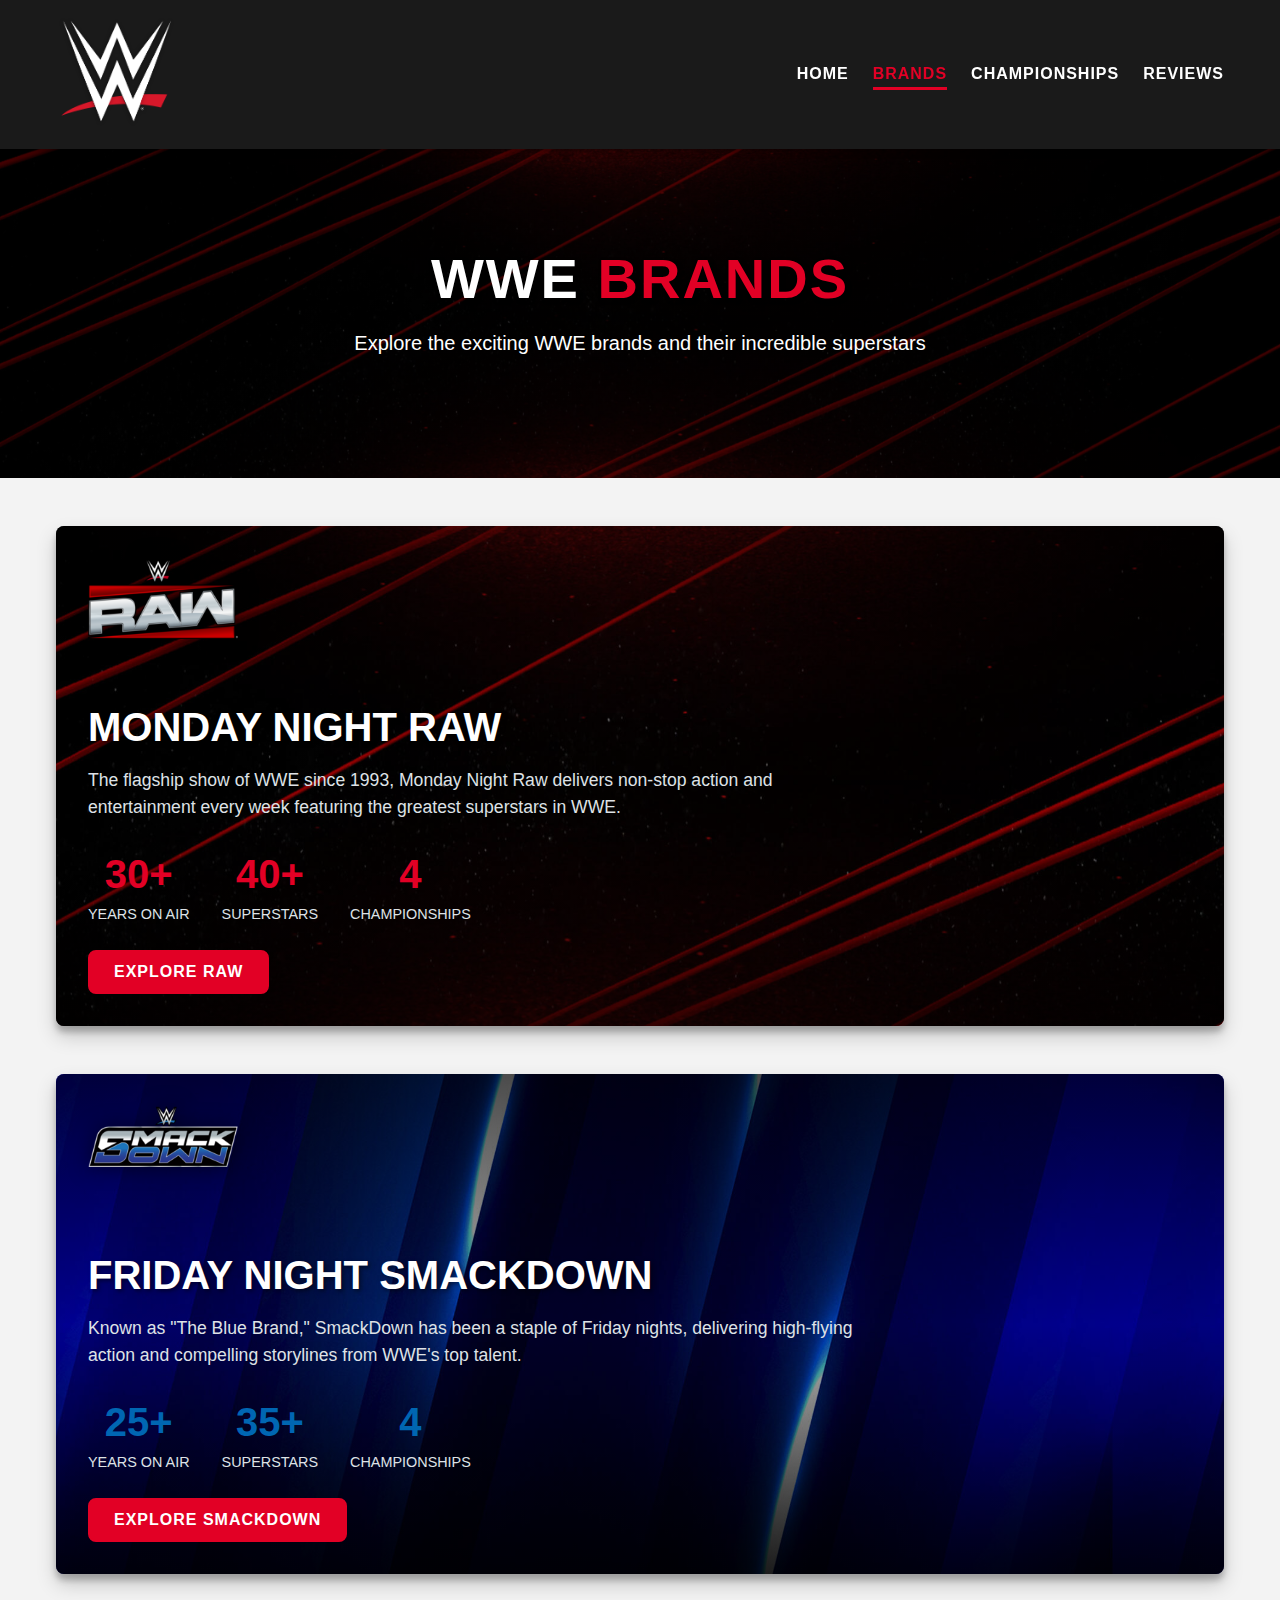
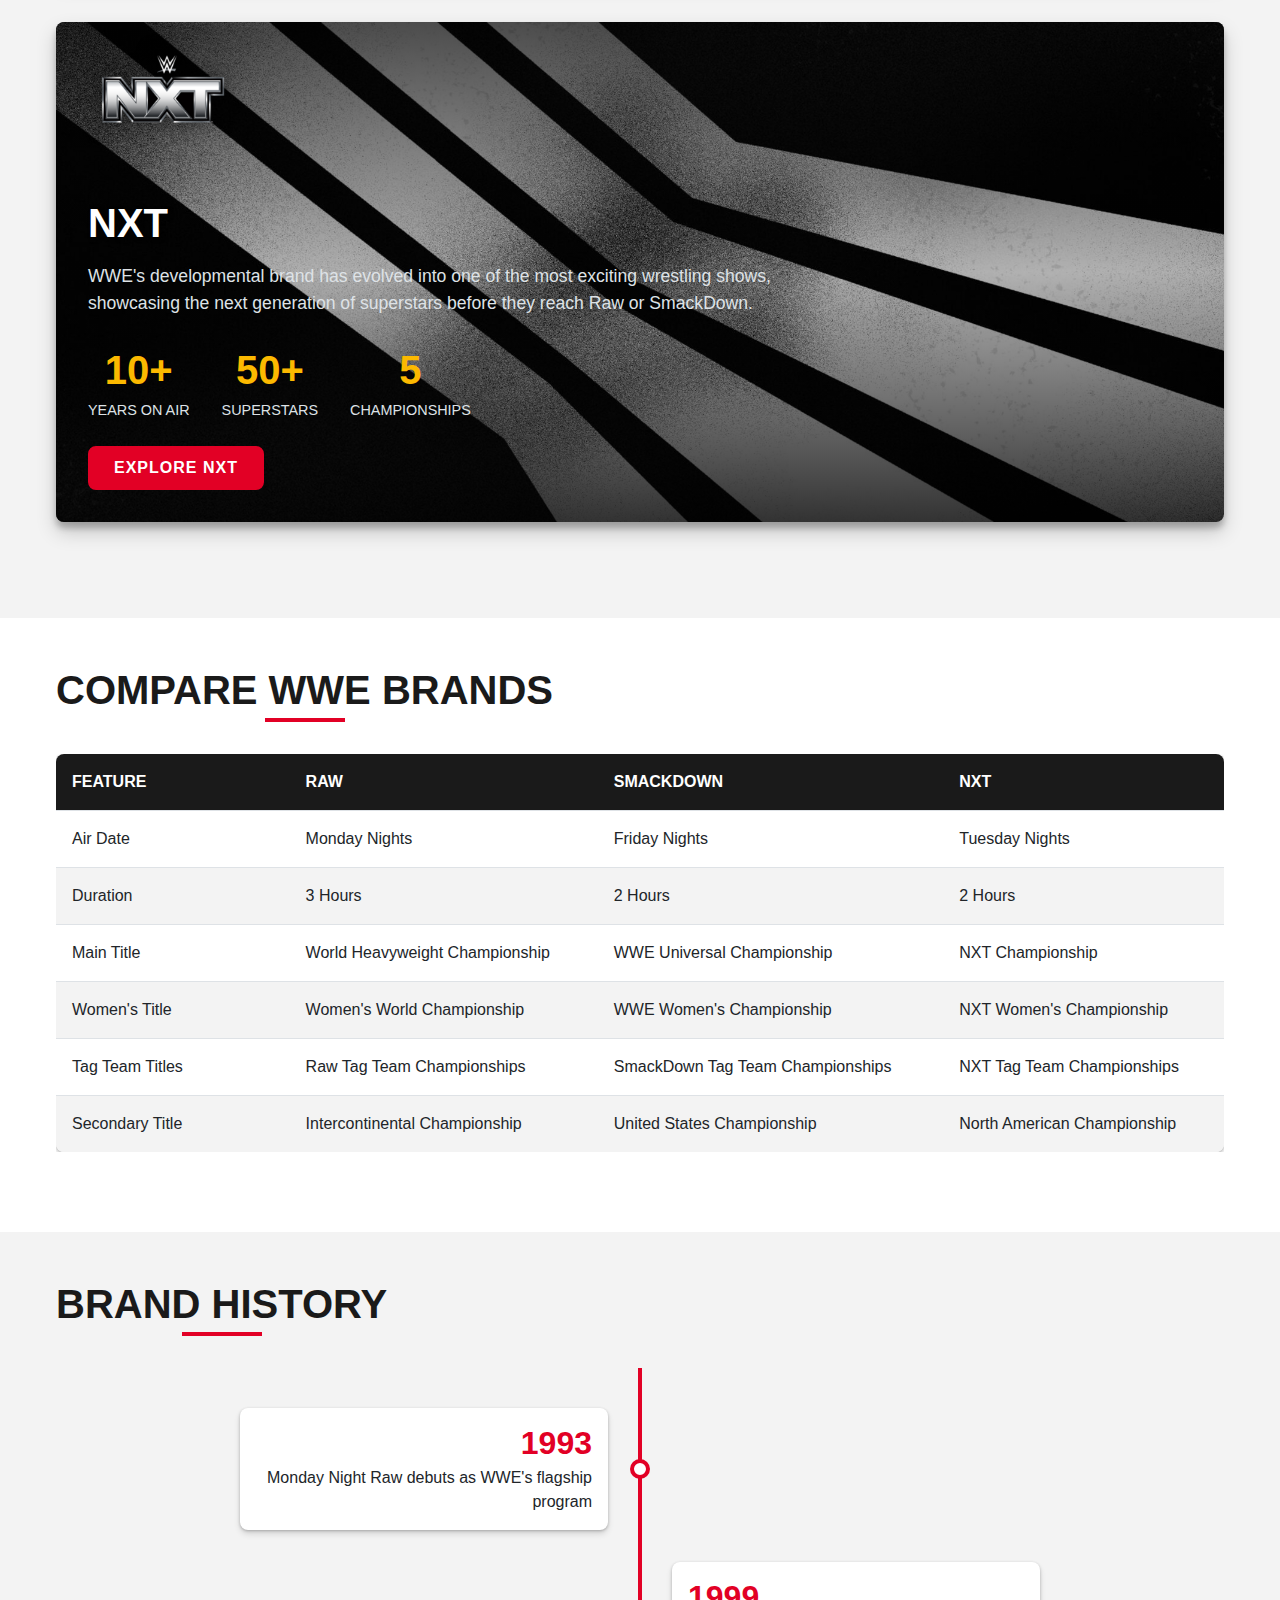
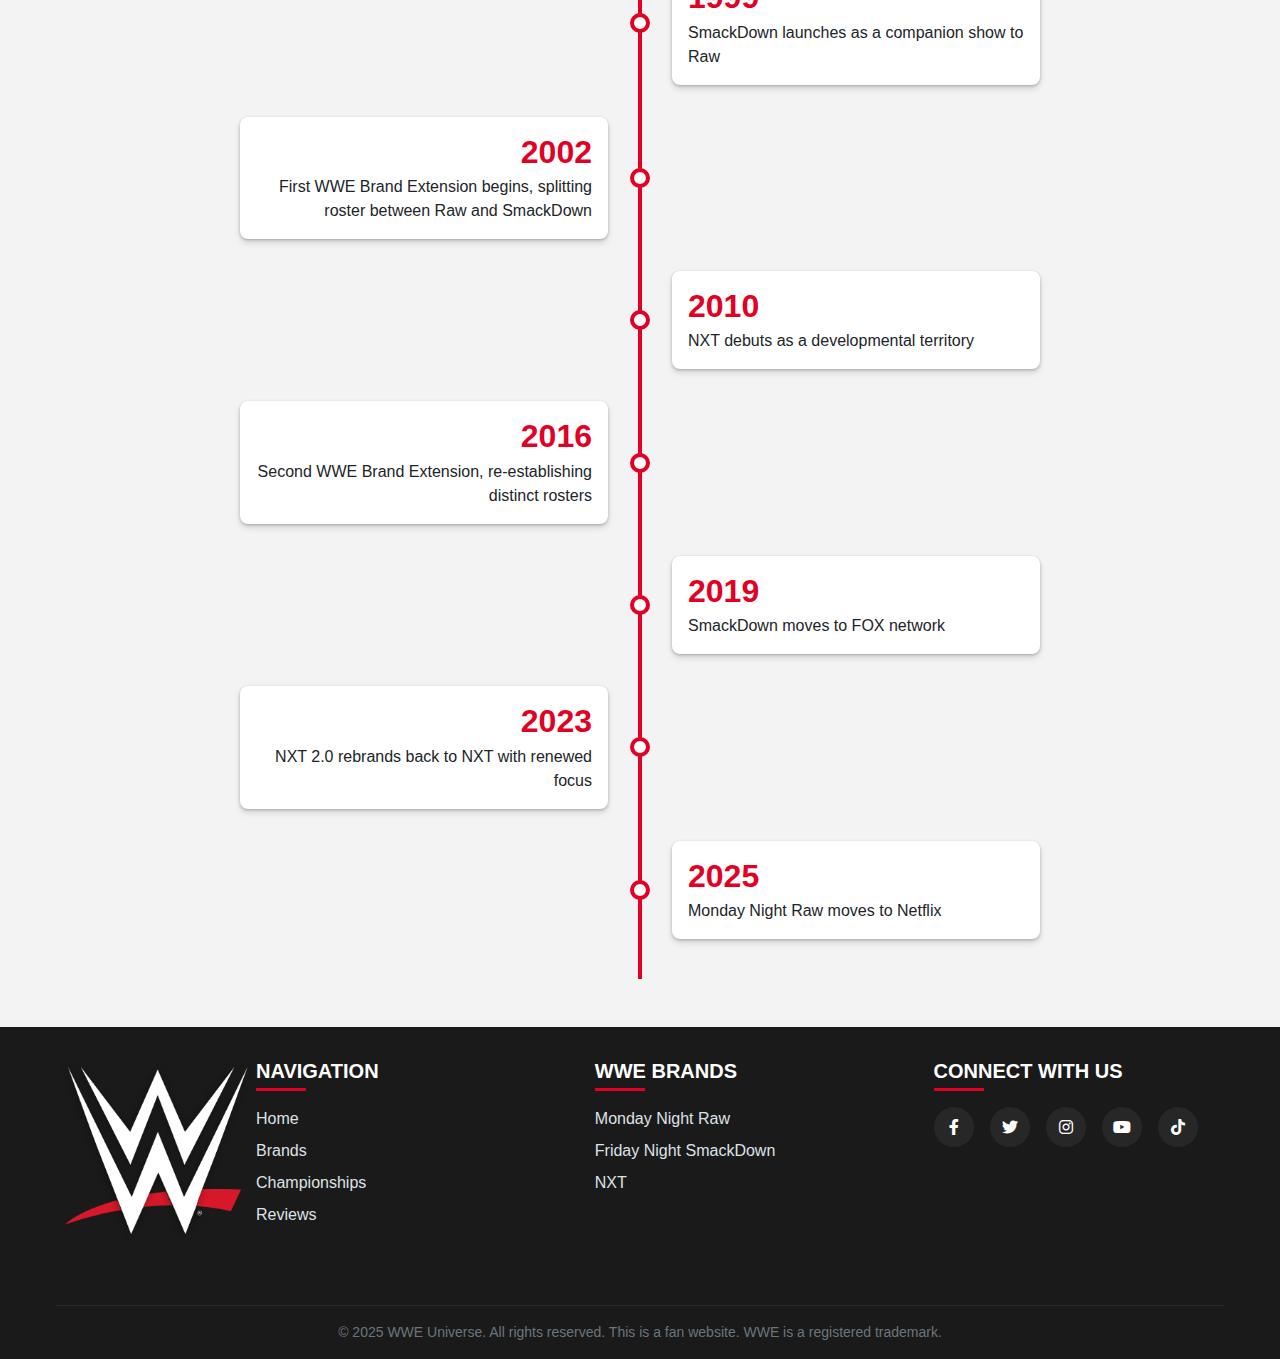
<file: Site/brands.html>
<!DOCTYPE html>
<html lang="en">
<head>
    <meta charset="UTF-8">
    <meta name="viewport" content="width=device-width, initial-scale=1.0">
    <title>WWE Brands | WWE Universe</title>
    <link rel="stylesheet" href="../CSS/styles.css">
    <link rel="stylesheet" href="../CSS/brands.css">
    <link rel="stylesheet" href="https://cdnjs.cloudflare.com/ajax/libs/font-awesome/6.0.0-beta3/css/all.min.css">
</head>
<body>
    <header id="main-header">
        <div class="container">
            <div class="logo">
                <img src="/images/wwe-logo.png.png" alt="WWE Logo">
            </div>
            <nav id="main-nav">
                <div class="menu-toggle">
                    <i class="fas fa-bars"></i>
                </div>
                <ul class="nav-menu">
                    <li><a href="index.html">Home</a></li>
                    <li><a href="brands.html" class="active">Brands</a></li>
                    <li><a href="titles.html">Championships</a></li>
                    <li><a href="reviews.html">Reviews</a></li>
                </ul>
            </nav>
        </div>
    </header>

    <div class="page-banner brands-banner">
        <div class="banner-content">
            <h1>WWE <span>BRANDS</span></h1>
            <p>Explore the exciting WWE brands and their incredible superstars</p>
        </div>
    </div>

    <section class="brands-section">
        <div class="container">
            <div class="brand-showcase">
                <div class="brand-card raw">
                    <div class="brand-overlay"></div>
                    <div class="brand-logo">
                        <img src="/images/raw-logo.png" alt="Raw Logo">
                    </div>
                    <div class="brand-content">
                        <h2>Monday Night Raw</h2>
                        <p>The flagship show of WWE since 1993, Monday Night Raw delivers non-stop action and entertainment every week featuring the greatest superstars in WWE.</p>
                        <div class="brand-stats">
                            <div class="stat">
                                <span class="stat-number">30+</span>
                                <span class="stat-label">Years on Air</span>
                            </div>
                            <div class="stat">
                                <span class="stat-number">40+</span>
                                <span class="stat-label">Superstars</span>
                            </div>
                            <div class="stat">
                                <span class="stat-number">4</span>
                                <span class="stat-label">Championships</span>
                            </div>
                        </div>
                        <a href="raw.html" class="btn btn-primary">Explore Raw</a>
                    </div>
                </div>

                <div class="brand-card smackdown">
                    <div class="brand-overlay"></div>
                    <div class="brand-logo">
                        <img src="/images/smackdown-logo.png" alt="SmackDown Logo">
                    </div>
                    <div class="brand-content">
                        <h2>Friday Night SmackDown</h2>
                        <p>Known as "The Blue Brand," SmackDown has been a staple of Friday nights, delivering high-flying action and compelling storylines from WWE's top talent.</p>
                        <div class="brand-stats">
                            <div class="stat">
                                <span class="stat-number">25+</span>
                                <span class="stat-label">Years on Air</span>
                            </div>
                            <div class="stat">
                                <span class="stat-number">35+</span>
                                <span class="stat-label">Superstars</span>
                            </div>
                            <div class="stat">
                                <span class="stat-number">4</span>
                                <span class="stat-label">Championships</span>
                            </div>
                        </div>
                        <a href="smackdown.html" class="btn btn-primary">Explore SmackDown</a>
                    </div>
                </div>

                <div class="brand-card nxt">
                    <div class="brand-overlay"></div>
                    <div class="brand-logo">
                        <img src="/images/nxt-logo.png" alt="NXT Logo">
                    </div>
                    <div class="brand-content">
                        <h2>NXT</h2>
                        <p>WWE's developmental brand has evolved into one of the most exciting wrestling shows, showcasing the next generation of superstars before they reach Raw or SmackDown.</p>
                        <div class="brand-stats">
                            <div class="stat">
                                <span class="stat-number">10+</span>
                                <span class="stat-label">Years on Air</span>
                            </div>
                            <div class="stat">
                                <span class="stat-number">50+</span>
                                <span class="stat-label">Superstars</span>
                            </div>
                            <div class="stat">
                                <span class="stat-number">5</span>
                                <span class="stat-label">Championships</span>
                            </div>
                        </div>
                        <a href="nxt.html" class="btn btn-primary">Explore NXT</a>
                    </div>
                </div>
            </div>
        </div>
    </section>

    <section class="brand-comparison">
        <div class="container">
            <h2 class="section-title">Compare WWE Brands</h2>
            <div class="comparison-table-container">
                <table class="comparison-table">
                    <thead>
                        <tr>
                            <th>Feature</th>
                            <th>Raw</th>
                            <th>SmackDown</th>
                            <th>NXT</th>
                        </tr>
                    </thead>
                    <tbody>
                        <tr>
                            <td>Air Date</td>
                            <td>Monday Nights</td>
                            <td>Friday Nights</td>
                            <td>Tuesday Nights</td>
                        </tr>
                        <tr>
                            <td>Duration</td>
                            <td>3 Hours</td>
                            <td>2 Hours</td>
                            <td>2 Hours</td>
                        </tr>
                        <tr>
                            <td>Main Title</td>
                            <td>World Heavyweight Championship</td>
                            <td>WWE Universal Championship</td>
                            <td>NXT Championship</td>
                        </tr>
                        <tr>
                            <td>Women's Title</td>
                            <td>Women's World Championship</td>
                            <td>WWE Women's Championship</td>
                            <td>NXT Women's Championship</td>
                        </tr>
                        <tr>
                            <td>Tag Team Titles</td>
                            <td>Raw Tag Team Championships</td>
                            <td>SmackDown Tag Team Championships</td>
                            <td>NXT Tag Team Championships</td>
                        </tr>
                        <tr>
                            <td>Secondary Title</td>
                            <td>Intercontinental Championship</td>
                            <td>United States Championship</td>
                            <td>North American Championship</td>
                        </tr>
                    </tbody>
                </table>
            </div>
        </div>
    </section>

    <section class="brand-history">
        <div class="container">
            <h2 class="section-title">Brand History</h2>
            <div class="timeline">
                <div class="timeline-item">
                    <div class="timeline-dot"></div>
                    <div class="timeline-content">
                        <h3>1993</h3>
                        <p>Monday Night Raw debuts as WWE's flagship program</p>
                    </div>
                </div>
                <div class="timeline-item">
                    <div class="timeline-dot"></div>
                    <div class="timeline-content">
                        <h3>1999</h3>
                        <p>SmackDown launches as a companion show to Raw</p>
                    </div>
                </div>
                <div class="timeline-item">
                    <div class="timeline-dot"></div>
                    <div class="timeline-content">
                        <h3>2002</h3>
                        <p>First WWE Brand Extension begins, splitting roster between Raw and SmackDown</p>
                    </div>
                </div>
                <div class="timeline-item">
                    <div class="timeline-dot"></div>
                    <div class="timeline-content">
                        <h3>2010</h3>
                        <p>NXT debuts as a developmental territory</p>
                    </div>
                </div>
                <div class="timeline-item">
                    <div class="timeline-dot"></div>
                    <div class="timeline-content">
                        <h3>2016</h3>
                        <p>Second WWE Brand Extension, re-establishing distinct rosters</p>
                    </div>
                </div>
                <div class="timeline-item">
                    <div class="timeline-dot"></div>
                    <div class="timeline-content">
                        <h3>2019</h3>
                        <p>SmackDown moves to FOX network</p>
                    </div>
                </div>
                <div class="timeline-item">
                    <div class="timeline-dot"></div>
                    <div class="timeline-content">
                        <h3>2023</h3>
                        <p>NXT 2.0 rebrands back to NXT with renewed focus</p>    
                    </div>
                </div>
                <div class="timeline-item">
                    <div class="timeline-dot"></div>
                    <div class="timeline-content">
                        <h3>2025</h3>
                        <p>Monday Night Raw moves to Netflix</p>
                    </div>
            </div>
        </div>
    </section>

    <footer>
        <div class="container">
            <div class="footer-content">
                <div class="footer-logo">
                    <img src="/images/wwe-logo.png.png" alt="WWE Logo">
                </div>
                <div class="footer-links">
                    <div class="footer-nav">
                        <h4>Navigation</h4>
                        <ul>
                            <li><a href="index.html">Home</a></li>
                            <li><a href="brands.html">Brands</a></li>
                            <li><a href="titles.html">Championships</a></li>
                            <li><a href="reviews.html">Reviews</a></li>
                        </ul>
                    </div>
                    <div class="footer-brands">
                        <h4>WWE Brands</h4>
                        <ul>
                            <li><a href="raw.html">Monday Night Raw</a></li>
                            <li><a href="smackdown.html">Friday Night SmackDown</a></li>
                            <li><a href="nxt.html">NXT</a></li>
                        </ul>
                    </div>
                    <div class="footer-social">
                        <h4>Connect With Us</h4>
                        <div class="social-icons">
                            <a href="#"><i class="fab fa-facebook-f"></i></a>
                            <a href="#"><i class="fab fa-twitter"></i></a>
                            <a href="#"><i class="fab fa-instagram"></i></a>
                            <a href="#"><i class="fab fa-youtube"></i></a>
                            <a href="#"><i class="fab fa-tiktok"></i></a>
                        </div>
                    </div>
                </div>
            </div>
            <div class="footer-bottom">
                <p>&copy; 2025 WWE Universe. All rights reserved. This is a fan website. WWE is a registered trademark.</p>
            </div>
        </div>
    </footer>

    <script src="../JS/main.js"></script>
</body>
</html>
</file>
<file: CSS/brands.css>
/* Brands page specific styles */

/* Brand Banner */
.brands-banner {
    background-image: url('/images/raw-bg.jpg');
    background-position: center top;
}

/* Brand Showcase */
.brand-showcase {
    display: flex;
    flex-direction: column;
    gap: var(--spacing-xxl);
    margin-bottom: var(--spacing-xxl);
}

.brand-card {
    display: flex;
    flex-direction: column;
    background-color: var(--primary-white);
    border-radius: var(--border-radius-md);
    overflow: hidden;
    box-shadow: var(--shadow-lg);
    position: relative;
    height: 500px;
    width: 100%;
    background-size: cover;
    background-position: center;
    color: var(--primary-white);
    transition: transform var(--transition-medium);
}

.brand-card:hover {
    transform: translateY(-10px);
}

.brand-card.raw {
    background-image: url('/images/raw-bg.jpg');
}

.brand-card.smackdown {
    background-image: url('/images/sd-bg.jpg');
}

.brand-card.nxt {
    background-image: url('/images/nxt-bg.jpg');
}

.brand-overlay {
    position: absolute;
    top: 0;
    left: 0;
    width: 100%;
    height: 100%;
    background: linear-gradient(
        to bottom,
        rgba(0, 0, 0, 0.7) 0%,
        rgba(0, 0, 0, 0.3) 50%,
        rgba(0, 0, 0, 0.8) 100%
    );
}

.brand-logo {
    position: absolute;
    top: var(--spacing-xl);
    left: var(--spacing-xl);
    width: 150px;
    z-index: 2;
}

.brand-logo img {
    width: 100%;
    height: auto;
    filter: drop-shadow(0px 0px 10px rgba(0, 0, 0, 0.5));
    transition: transform var(--transition-medium);
}

.brand-card:hover .brand-logo img {
    transform: scale(1.1);
}

.brand-content {
    position: absolute;
    bottom: 0;
    left: 0;
    width: 100%;
    padding: var(--spacing-xl);
    z-index: 2;
}

.brand-content h2 {
    color: var(--primary-white);
    margin-bottom: var(--spacing-md);
    font-size: 2.5rem;
    text-shadow: 2px 2px 4px rgba(0, 0, 0, 0.5);
}

.brand-content p {
    color: var(--light-gray);
    margin-bottom: var(--spacing-lg);
    font-size: 1.1rem;
    max-width: 70%;
}

.brand-stats {
    display: flex;
    gap: var(--spacing-xl);
    margin-bottom: var(--spacing-lg);
}

.stat {
    display: flex;
    flex-direction: column;
    align-items: center;
}

.stat-number {
    font-size: 2.5rem;
    font-weight: 700;
    color: var(--primary-white);
    font-family: var(--font-heading);
}

.raw .stat-number {
    color: var(--raw-red);
}

.smackdown .stat-number {
    color: var(--smackdown-blue);
}

.nxt .stat-number {
    color: var(--nxt-gold);
}

.stat-label {
    font-size: 0.9rem;
    text-transform: uppercase;
    color: var(--light-gray);
}

/* Comparison Table */
.brand-comparison {
    background-color: var(--primary-white);
    padding: var(--spacing-xxl) 0;
}

.comparison-table-container {
    overflow-x: auto;
    margin-bottom: var(--spacing-xl);
}

.comparison-table {
    width: 100%;
    border-collapse: collapse;
    box-shadow: var(--shadow-md);
    border-radius: var(--border-radius-md);
    overflow: hidden;
}

.comparison-table th,
.comparison-table td {
    padding: var(--spacing-md);
    text-align: left;
    border-bottom: 1px solid var(--light-gray);
}

.comparison-table th {
    background-color: var(--primary-black);
    color: var(--primary-white);
    font-family: var(--font-heading);
    text-transform: uppercase;
}

.comparison-table th:first-child {
    width: 20%;
}

.comparison-table tr:last-child td {
    border-bottom: none;
}

.comparison-table tr:nth-child(even) {
    background-color: var(--secondary-white);
}

.comparison-table tr:hover td {
    background-color: rgba(226, 0, 37, 0.05);
}

/* Timeline */
.brand-history {
    background-color: var(--secondary-white);
    padding: var(--spacing-xxl) 0;
}

.timeline {
    position: relative;
    max-width: 800px;
    margin: 0 auto;
    padding: var(--spacing-lg) 0;
}

.timeline::before {
    content: '';
    position: absolute;
    width: 4px;
    background-color: var(--primary-red);
    top: 0;
    bottom: 0;
    left: 50%;
    transform: translateX(-50%);
}

.timeline-item {
    padding: var(--spacing-md) 0;
    position: relative;
    width: 50%;
    display: flex;
    flex-direction: column;
}

.timeline-item:nth-child(odd) {
    left: 0;
    padding-right: var(--spacing-xl);
    text-align: right;
}

.timeline-item:nth-child(even) {
    left: 50%;
    padding-left: var(--spacing-xl);
}

.timeline-dot {
    position: absolute;
    width: 20px;
    height: 20px;
    background-color: var(--primary-white);
    border: 4px solid var(--primary-red);
    border-radius: 50%;
    z-index: 1;
    top: 50%;
    transform: translateY(-50%);
}

.timeline-item:nth-child(odd) .timeline-dot {
    right: -10px;
}

.timeline-item:nth-child(even) .timeline-dot {
    left: -10px;
}

.timeline-content {
    background-color: var(--primary-white);
    padding: var(--spacing-md);
    border-radius: var(--border-radius-md);
    box-shadow: var(--shadow-md);
    transition: transform var(--transition-medium);
}

.timeline-content:hover {
    transform: scale(1.05);
}

.timeline-content h3 {
    margin-bottom: var(--spacing-xs);
    color: var(--primary-red);
}

.timeline-content p {
    margin-bottom: 0;
}

/* Media Queries */
@media (max-width: 991px) {
    .brand-content p {
        max-width: 100%;
    }
    
    .timeline-item {
        width: 100%;
        left: 0 !important;
        padding-left: var(--spacing-xl) !important;
        padding-right: 0 !important;
        text-align: left !important;
    }
    
    .timeline::before {
        left: 0;
    }
    
    .timeline-dot {
        left: 0 !important;
        right: auto !important;
    }
}

@media (max-width: 767px) {
    .brand-card {
        height: 400px;
    }
    
    .brand-content h2 {
        font-size: 2rem;
    }
    
    .brand-stats {
        flex-wrap: wrap;
        gap: var(--spacing-md);
    }
    
    .brand-logo {
        width: 120px;
        top: var(--spacing-md);
        left: var(--spacing-md);
    }
}

/* Animations */
@keyframes slideInRight {
    from {
        opacity: 0;
        transform: translateX(50px);
    }
    to {
        opacity: 1;
        transform: translateX(0);
    }
}

@keyframes slideInLeft {
    from {
        opacity: 0;
        transform: translateX(-50px);
    }
    to {
        opacity: 1;
        transform: translateX(0);
    }
}

.brand-card {
    animation: fadeIn 0.8s ease-out forwards;
}

.timeline-item:nth-child(odd) .timeline-content {
    animation: slideInRight 0.6s ease-out forwards;
}

.timeline-item:nth-child(even) .timeline-content {
    animation: slideInLeft 0.6s ease-out forwards;
}

.timeline-item:nth-child(2) .timeline-content {
    animation-delay: 0.2s;
}

.timeline-item:nth-child(3) .timeline-content {
    animation-delay: 0.4s;
}

.timeline-item:nth-child(4) .timeline-content {
    animation-delay: 0.6s;
}

.timeline-item:nth-child(5) .timeline-content {
    animation-delay: 0.8s;
}

.timeline-item:nth-child(6) .timeline-content {
    animation-delay: 1s;
}

.timeline-item:nth-child(7) .timeline-content {
    animation-delay: 1.2s;
}
</file>
<file: CSS/styles.css>
/* Global styles and reset */
:root {
  /* WWE-inspired color scheme */
  --primary-red: #e20025;
  --secondary-red: #be0020;
  --primary-black: #1a1a1a;
  --secondary-black: #272727;
  --primary-white: #ffffff;
  --secondary-white: #f3f3f3;
  --text-color: #212529;
  --gold: #ffd700;
  --light-gold: #ffe55c;
  --dark-gold: #d4af37;
  --blue: #0066b2;
  --light-blue: #2684df;
  --dark-blue: #00407a;
  --gray: #6c757d;
  --light-gray: #dee2e6;
  --dark-gray: #343a40;

  /* Brand colors */
  --raw-red: #e20025;
  --smackdown-blue: #0066b2;
  --nxt-gold: #fcb900;
  
  /* Spacing variables */
  --spacing-xs: 0.25rem;   /* 4px */
  --spacing-sm: 0.5rem;    /* 8px */
  --spacing-md: 1rem;      /* 16px */
  --spacing-lg: 1.5rem;    /* 24px */
  --spacing-xl: 2rem;      /* 32px */
  --spacing-xxl: 3rem;     /* 48px */
  
  /* Border radius */
  --border-radius-sm: 0.25rem;   /* 4px */
  --border-radius-md: 0.5rem;    /* 8px */
  --border-radius-lg: 1rem;      /* 16px */
  --border-radius-xl: 2rem;      /* 32px */
  
  /* Shadows */
  --shadow-sm: 0 1px 3px rgba(0, 0, 0, 0.12), 0 1px 2px rgba(0, 0, 0, 0.24);
  --shadow-md: 0 4px 6px rgba(0, 0, 0, 0.12), 0 1px 3px rgba(0, 0, 0, 0.24);
  --shadow-lg: 0 10px 20px rgba(0, 0, 0, 0.19), 0 6px 6px rgba(0, 0, 0, 0.23);
  --shadow-xl: 0 14px 28px rgba(0, 0, 0, 0.25), 0 10px 10px rgba(0, 0, 0, 0.22);
  
  /* Typography */
  --font-heading: 'Impact', 'Oswald', sans-serif;
  --font-body: 'Roboto', 'Arial', sans-serif;
  --font-accent: 'Bebas Neue', 'Impact', sans-serif;
  
  /* Transition speeds */
  --transition-fast: 0.2s;
  --transition-medium: 0.3s;
  --transition-slow: 0.5s;
}

* {
  margin: 0;
  padding: 0;
  box-sizing: border-box;
}

html, body {
  font-family: var(--font-body);
  font-size: 16px;
  color: var(--text-color);
  line-height: 1.5;
  background-color: var(--secondary-white);
  scroll-behavior: smooth;
}

.container {
  width: 100%;
  max-width: 1200px;
  margin: 0 auto;
  padding: 0 var(--spacing-md);
}

/* Typography */
h1, h2, h3, h4, h5, h6 {
  font-family: var(--font-heading);
  text-transform: uppercase;
  line-height: 1.2;
  margin-bottom: var(--spacing-md);
  color: var(--primary-black);
}

h1 {
  font-size: 3rem;
}

h2 {
  font-size: 2.5rem;
}

h3 {
  font-size: 2rem;
}

h4 {
  font-size: 1.5rem;
}

h5 {
  font-size: 1.25rem;
}

h6 {
  font-size: 1rem;
}

p {
  margin-bottom: var(--spacing-md);
}

a {
  color: var(--primary-red);
  text-decoration: none;
  transition: color var(--transition-fast);
}

a:hover {
  color: var(--secondary-red);
}

ul, ol {
  margin-bottom: var(--spacing-md);
  padding-left: var(--spacing-xl);
}

img {
  max-width: 100%;
  height: auto;
}

/* Section styling */
section {
  padding: var(--spacing-xxl) 0;
}

.section-title {
  text-align: center;
  margin-bottom: var(--spacing-xl);
  position: relative;
  display: inline-block;
  padding-bottom: var(--spacing-sm);
}

.section-title::after {
  content: '';
  position: absolute;
  bottom: 0;
  left: 50%;
  transform: translateX(-50%);
  width: 80px;
  height: 4px;
  background-color: var(--primary-red);
}

/* Header & Navigation */
#main-header {
  background-color: var(--primary-black);
  padding: var(--spacing-md) 0;
  position: sticky;
  top: 0;
  z-index: 1000;
  box-shadow: var(--shadow-md);
}

#main-header .container {
  display: flex;
  justify-content: space-between;
  align-items: center;
}

.logo {
  max-width: 120px;
}

.logo img {
  width: 100%;
}

#main-nav .nav-menu {
  display: flex;
  list-style: none;
  margin: 0;
  padding: 0;
}

#main-nav .nav-menu li {
  margin-left: var(--spacing-lg);
}

#main-nav .nav-menu a {
  color: var(--primary-white);
  font-weight: 700;
  text-transform: uppercase;
  padding: var(--spacing-sm) 0;
  position: relative;
  letter-spacing: 1px;
}

#main-nav .nav-menu a::after {
  content: '';
  position: absolute;
  bottom: 0;
  left: 0;
  width: 0;
  height: 3px;
  background-color: var(--primary-red);
  transition: width var(--transition-medium) ease;
}

#main-nav .nav-menu a:hover::after,
#main-nav .nav-menu a.active::after {
  width: 100%;
}

#main-nav .nav-menu a.active {
  color: var(--primary-red);
}

.menu-toggle {
  display: none;
  color: var(--primary-white);
  font-size: 1.5rem;
  cursor: pointer;
}

/* Banner styling */
.hero-banner, .page-banner {
  background-color: var(--primary-black);
  background-image: url('../images/banner-bg.png');
  background-size: cover;
  background-position: center;
  color: var(--primary-white);
  text-align: center;
  position: relative;
  padding: 6rem 0;
}

.hero-banner::before, .page-banner::before {
  content: '';
  position: absolute;
  top: 0;
  left: 0;
  width: 100%;
  height: 100%;
  background: linear-gradient(rgba(0, 0, 0, 0.7), rgba(0, 0, 0, 0.7));
}

.hero-banner {
  height: 80vh;
  display: flex;
  align-items: center;
  justify-content: center;
}

.banner-content, .hero-content {
  position: relative;
  max-width: 800px;
  margin: 0 auto;
  padding: 0 var(--spacing-md);
}

.banner-content h1, .hero-content h1 {
  color: var(--primary-white);
  margin-bottom: var(--spacing-md);
  font-size: 3.5rem;
  letter-spacing: 2px;
  text-shadow: 2px 2px 4px rgba(0, 0, 0, 0.5);
}

.banner-content h1 span, .hero-content h1 span {
  color: var(--primary-red);
  display: inline-block;
  position: relative;
}

.banner-content p, .hero-content p {
  font-size: 1.25rem;
  margin-bottom: var(--spacing-lg);
  max-width: 600px;
  margin-left: auto;
  margin-right: auto;
}

/* Buttons */
.btn {
  display: inline-block;
  padding: var(--spacing-sm) var(--spacing-lg);
  border-radius: var(--border-radius-md);
  text-transform: uppercase;
  font-weight: 700;
  letter-spacing: 1px;
  cursor: pointer;
  transition: all var(--transition-fast);
  text-align: center;
}

.btn-primary {
  background-color: var(--primary-red);
  color: var(--primary-white);
  border: 2px solid var(--primary-red);
}

.btn-primary:hover {
  background-color: var(--secondary-red);
  border-color: var(--secondary-red);
  color: var(--primary-white);
  transform: translateY(-2px);
  box-shadow: var(--shadow-md);
}

.btn-secondary {
  background-color: var(--primary-black);
  color: var(--primary-white);
  border: 2px solid var(--primary-black);
}

.btn-secondary:hover {
  background-color: var(--secondary-black);
  border-color: var(--secondary-black);
  color: var(--primary-white);
  transform: translateY(-2px);
  box-shadow: var(--shadow-md);
}

.btn-outline {
  background-color: transparent;
  color: var(--primary-red);
  border: 2px solid var(--primary-red);
}

.btn-outline:hover {
  background-color: var(--primary-red);
  color: var(--primary-white);
  transform: translateY(-2px);
  box-shadow: var(--shadow-md);
}

/* Card styling */
.card {
  background-color: var(--primary-white);
  border-radius: var(--border-radius-md);
  overflow: hidden;
  box-shadow: var(--shadow-sm);
  transition: transform var(--transition-medium), box-shadow var(--transition-medium);
}

.card:hover {
  transform: translateY(-5px);
  box-shadow: var(--shadow-md);
}

.card-image {
  width: 100%;
  height: 200px;
  overflow: hidden;
}

.card-image img {
  width: 100%;
  height: 100%;
  object-fit: cover;
  transition: transform var(--transition-slow);
}

.card:hover .card-image img {
  transform: scale(1.05);
}

.card-content {
  padding: var(--spacing-md);
}

.card-content h3 {
  margin-bottom: var(--spacing-sm);
  font-size: 1.5rem;
}

.card-content p {
  color: var(--gray);
  margin-bottom: var(--spacing-md);
}

/* Footer styles */
footer {
  background-color: var(--primary-black);
  color: var(--primary-white);
  padding: var(--spacing-xl) 0 var(--spacing-md);
}

.footer-content {
  display: flex;
  flex-wrap: wrap;
  justify-content: space-between;
  margin-bottom: var(--spacing-xl);
}

.footer-logo {
  flex: 0 0 100%;
  max-width: 200px;
  margin-bottom: var(--spacing-lg);
}

.footer-links {
  flex: 1;
  display: flex;
  flex-wrap: wrap;
  justify-content: space-between;
}

.footer-nav, .footer-brands, .footer-social {
  flex: 0 0 100%;
  margin-bottom: var(--spacing-lg);
}

.footer-nav h4, .footer-brands h4, .footer-social h4 {
  color: var(--primary-white);
  margin-bottom: var(--spacing-md);
  font-size: 1.25rem;
  position: relative;
  padding-bottom: var(--spacing-sm);
}

.footer-nav h4::after, .footer-brands h4::after, .footer-social h4::after {
  content: '';
  position: absolute;
  bottom: 0;
  left: 0;
  width: 50px;
  height: 3px;
  background-color: var(--primary-red);
}

.footer-nav ul, .footer-brands ul {
  list-style: none;
  padding: 0;
  margin: 0;
}

.footer-nav ul li, .footer-brands ul li {
  margin-bottom: var(--spacing-sm);
}

.footer-nav ul li a, .footer-brands ul li a {
  color: var(--light-gray);
  transition: color var(--transition-fast);
}

.footer-nav ul li a:hover, .footer-brands ul li a:hover {
  color: var(--primary-red);
}

.social-icons {
  display: flex;
  gap: var(--spacing-md);
}

.social-icons a {
  display: flex;
  align-items: center;
  justify-content: center;
  width: 40px;
  height: 40px;
  background-color: var(--secondary-black);
  color: var(--primary-white);
  border-radius: 50%;
  transition: all var(--transition-fast);
}

.social-icons a:hover {
  background-color: var(--primary-red);
  color: var(--primary-white);
  transform: translateY(-3px);
}

.footer-bottom {
  border-top: 1px solid var(--secondary-black);
  padding-top: var(--spacing-md);
  text-align: center;
}

.footer-bottom p {
  color: var(--gray);
  font-size: 0.875rem;
  margin: 0;
}

/* Responsive design */
@media (min-width: 768px) {
  .footer-nav, .footer-brands, .footer-social {
    flex: 0 0 30%;
  }
  
  .footer-logo {
    flex: 0 0 20%;
  }
}

@media (max-width: 991px) {
  h1 {
    font-size: 2.5rem;
  }
  
  h2 {
    font-size: 2rem;
  }
  
  h3 {
    font-size: 1.75rem;
  }
  
  .hero-banner {
    height: 60vh;
  }
}

@media (max-width: 767px) {
  .menu-toggle {
    display: block;
  }
  
  #main-nav .nav-menu {
    position: absolute;
    top: 100%;
    left: 0;
    width: 100%;
    background-color: var(--primary-black);
    flex-direction: column;
    text-align: center;
    transform: translateY(-100%);
    transition: transform var(--transition-medium);
    padding: 0;
    margin: 0;
    z-index: 999;
  }
  
  #main-nav .nav-menu.active {
    transform: translateY(0);
  }
  
  #main-nav .nav-menu li {
    margin: 0;
    border-bottom: 1px solid var(--secondary-black);
  }
  
  #main-nav .nav-menu a {
    display: block;
    padding: var(--spacing-md);
  }
  
  h1 {
    font-size: 2rem;
  }
  
  h2 {
    font-size: 1.75rem;
  }
  
  h3 {
    font-size: 1.5rem;
  }
  
  .hero-banner {
    height: 50vh;
  }
  
  .section-title {
    font-size: 1.75rem;
  }
  
  .footer-content {
    flex-direction: column;
  }
}

/* Utilities */
.text-center {
  text-align: center;
}

.mb-1 {
  margin-bottom: var(--spacing-sm);
}

.mb-2 {
  margin-bottom: var(--spacing-md);
}

.mb-3 {
  margin-bottom: var(--spacing-lg);
}

.mb-4 {
  margin-bottom: var(--spacing-xl);
}

.mb-5 {
  margin-bottom: var(--spacing-xxl);
}

.mt-1 {
  margin-top: var(--spacing-sm);
}

.mt-2 {
  margin-top: var(--spacing-md);
}

.mt-3 {
  margin-top: var(--spacing-lg);
}

.mt-4 {
  margin-top: var(--spacing-xl);
}

.mt-5 {
  margin-top: var(--spacing-xxl);
}
</file>
